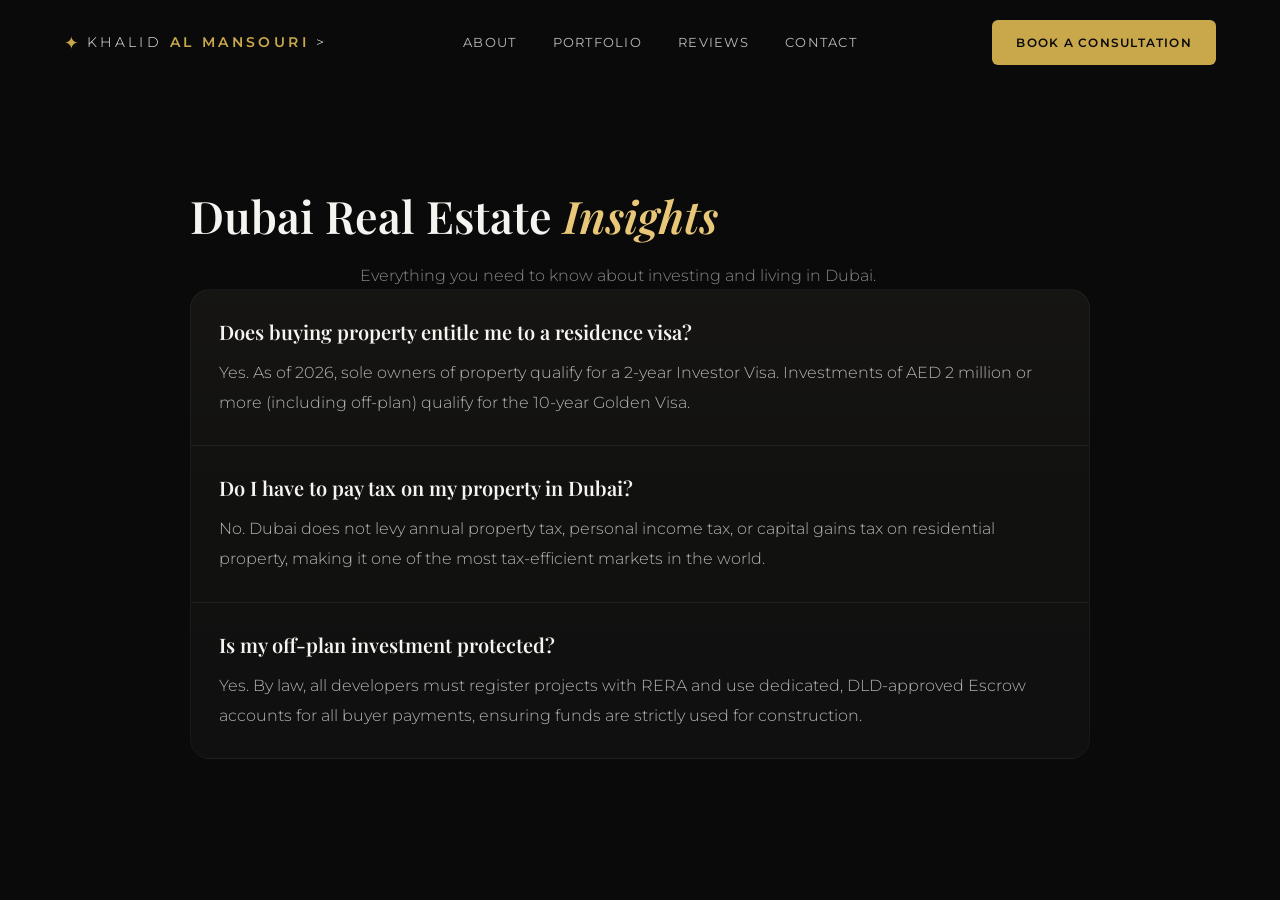
<file: pages/FAQs.html>
<!doctype html>
<html lang="en">
  <head>
    <meta charset="UTF-8" />
    <meta name="viewport" content="width=device-width, initial-scale=1.0" />
    <title>
      Frequently Asked Questions | Khalid Al Mansouri Dubai Real Estate
    </title>
    <link rel="stylesheet" href="../style.css" />

    <!-- Including the same fonts as your homepage -->
    <link
      href="https://fonts.googleapis.com/css2?family=Playfair+Display:wght@700&family=Montserrat:wght@300;400&display=swap"
      rel="stylesheet"
    />
  </head>
  <body>
    <header id="site-header">
      <div class="header-inner">
        <div class="logo">
          <span class="logo-mark">✦</span>
          <a href = "/index.html#about"<span class="logo-text"
            >KHALID<span class="logo-accent"> AL MANSOURI</span></span
          > > </a>
        </div>
        <nav class="nav-links" id="main-nav">
          <a href="/index.html#about" class="nav-link">About</a>
          <a href="/index.html#properties" class="nav-link">Portfolio</a>
          <a href="/index.html#testimonials" class="nav-link">Reviews</a>
          <a href="/index.html#contact" class="nav-link">Contact</a>
        </nav>
        <a
          href="/index.html#contact"
          class="btn-cta header-cta"
          id="book-consultation-btn"
          >Book a Consultation</a
        >
        <button class="hamburger" id="hamburger-btn" aria-label="Open menu">
          <span></span><span></span><span></span>
        </button>
      </div>
    </header>

    <main class="faq-page">
      <section class="container faq-section">
        <h1 class="section-heading">Dubai Real Estate <em>Insights</em></h1>
        <p class="section-sub">
          Everything you need to know about investing and living in Dubai.
        </p>

        <div class="faq-list">
          <!-- Item 1: Residency -->
          <div class="faq-item">
            <h3 class="faq-question">
              Does buying property entitle me to a residence visa?
            </h3>
            <p class="faq-answer">
              Yes. As of 2026, sole owners of property qualify for a 2-year
              Investor Visa. Investments of AED 2 million or more (including
              off-plan) qualify for the 10-year Golden Visa.
            </p>
          </div>

          <!-- Item 2: Taxes -->
          <div class="faq-item">
            <h3 class="faq-question">
              Do I have to pay tax on my property in Dubai?
            </h3>
            <p class="faq-answer">
              No. Dubai does not levy annual property tax, personal income tax,
              or capital gains tax on residential property, making it one of the
              most tax-efficient markets in the world.
            </p>
          </div>

          <!-- Item 3: Off-Plan Safety -->
          <div class="faq-item">
            <h3 class="faq-question">Is my off-plan investment protected?</h3>
            <p class="faq-answer">
              Yes. By law, all developers must register projects with RERA and
              use dedicated, DLD-approved Escrow accounts for all buyer
              payments, ensuring funds are strictly used for construction.
            </p>
          </div>
        </div>
      </section>
    </main>

    <!-- FAQ Schema (Crucial for SEO) -->
    <script type="application/ld+json">
      {
        "@context": "https://schema.org",
        "@type": "FAQPage",
        "mainEntity": [
          {
            "@type": "Question",
            "name": "Does buying property entitle me to a residence visa?",
            "acceptedAnswer": {
              "@type": "Answer",
              "text": "Yes. Sole owners of property qualify for a 2-year Investor Visa. Investments of AED 2 million or more qualify for the 10-year Golden Visa."
            }
          },
          {
            "@type": "Question",
            "name": "Do I have to pay tax on my property in Dubai?",
            "acceptedAnswer": {
              "@type": "Answer",
              "text": "No. Dubai does not levy annual property tax, personal income tax, or capital gains tax on residential property."
            },

            "@type": "Question",
            "name": "Is my off-plan investment protected?",
            "acceptedAnswer": {
              "@type": "Answer",
              "text": "Yes. By law, all developers must register projects with RERA and use dedicated, DLD-approved Escrow accounts for all buyer payments, ensuring funds are strictly used for construction."
            }
          }
        ]
      }
    </script>
  </body>
</html>
</file>
<file: style.css>
/* ═══════════════════════════════════════════════════════
   LUXURY DUBAI REAL ESTATE — style.css
   Midnight & Gold Design System
═══════════════════════════════════════════════════════ */

/* ─── CSS Custom Properties ─── */
:root {
  --gold: #c9a84c;
  --gold-light: #e8c878;
  --gold-dark: #9a7a32;
  --gold-muted: rgba(201, 168, 76, 0.15);
  --bg-black: #0a0a0a;
  --bg-dark: #111111;
  --bg-card: #161616;
  --bg-card-2: #1c1c1c;
  --text-white: #f5f4f0;
  --text-muted: #888888;
  --text-subtle: #555555;
  --border: rgba(201, 168, 76, 0.2);
  --border-light: rgba(255, 255, 255, 0.06);

  --font-serif: "Playfair Display", Georgia, serif;
  --font-sans: "Montserrat", system-ui, sans-serif;

  --radius-sm: 6px;
  --radius-md: 12px;
  --radius-lg: 20px;

  --transition: 0.3s ease-in-out;
  --transition-slow: 0.6s ease;
}

/* ─── Reset & Base ─── */
*,
*::before,
*::after {
  box-sizing: border-box;
  margin: 0;
  padding: 0;
}

html {
  scroll-behavior: smooth;
  font-size: 16px;
}

body {
  font-family: var(--font-sans);
  background-color: var(--bg-black);
  color: var(--text-white);
  line-height: 1.7;
  overflow-x: hidden;
  -webkit-font-smoothing: antialiased;
}

img {
  display: block;
  max-width: 100%;
}
a {
  text-decoration: none;
  color: inherit;
}

/* ─── Container ─── */
.container {
  width: 90%;
  max-width: 1280px;
  margin: 0 auto;
}

/* ═══════════════════════════════════════════════════════
   BUTTONS
═══════════════════════════════════════════════════════ */
.btn-primary {
  display: inline-flex;
  align-items: center;
  gap: 10px;
  background: linear-gradient(
    135deg,
    var(--gold) 0%,
    var(--gold-light) 50%,
    var(--gold) 100%
  );
  background-size: 200% 200%;
  color: #0a0a0a;
  font-family: var(--font-sans);
  font-weight: 600;
  font-size: 0.85rem;
  letter-spacing: 0.12em;
  text-transform: uppercase;
  padding: 16px 36px;
  border: none;
  border-radius: var(--radius-sm);
  cursor: pointer;
  transition: var(--transition);
  position: relative;
  overflow: hidden;
}

.btn-primary::before {
  content: "";
  position: absolute;
  inset: 0;
  background: rgba(255, 255, 255, 0.12);
  opacity: 0;
  transition: var(--transition);
}

.btn-primary:hover {
  background-position: right center;
  transform: translateY(-2px);
  box-shadow: 0 12px 40px rgba(201, 168, 76, 0.4);
}

.btn-primary:hover::before {
  opacity: 1;
}

.btn-outline {
  display: inline-flex;
  align-items: center;
  gap: 8px;
  background: transparent;
  color: var(--gold);
  font-family: var(--font-sans);
  font-weight: 500;
  font-size: 0.82rem;
  letter-spacing: 0.12em;
  text-transform: uppercase;
  padding: 14px 32px;
  border: 1px solid var(--gold);
  border-radius: var(--radius-sm);
  cursor: pointer;
  transition: var(--transition);
}

.btn-outline:hover {
  background: var(--gold-muted);
  box-shadow: 0 0 20px rgba(201, 168, 76, 0.2);
  transform: translateY(-2px);
}

.btn-cta {
  display: inline-flex;
  align-items: center;
  gap: 8px;
  background: var(--gold);
  color: #0a0a0a;
  font-family: var(--font-sans);
  font-weight: 600;
  font-size: 0.78rem;
  letter-spacing: 0.1em;
  text-transform: uppercase;
  padding: 12px 24px;
  border-radius: var(--radius-sm);
  transition: var(--transition);
}

.btn-cta:hover {
  background: var(--gold-light);
  transform: translateY(-1px);
  box-shadow: 0 8px 24px rgba(201, 168, 76, 0.35);
}

.btn-full {
  width: 100%;
  justify-content: center;
}

/* ═══════════════════════════════════════════════════════
   HEADER
═══════════════════════════════════════════════════════ */
#site-header {
  position: fixed;
  top: 0;
  left: 0;
  right: 0;
  z-index: 1000;
  padding: 20px 0;
  background: transparent;
  transition:
    background 0.5s ease,
    padding 0.4s ease,
    box-shadow 0.4s ease;
}

#site-header.scrolled {
  background: rgba(10, 10, 10, 0.95);
  backdrop-filter: blur(20px);
  -webkit-backdrop-filter: blur(20px);
  padding: 14px 0;
  box-shadow: 0 1px 0 var(--border);
}

.header-inner {
  display: flex;
  align-items: center;
  justify-content: space-between;
  width: 90%;
  max-width: 1280px;
  margin: 0 auto;
}

/* Logo */
.logo {
  display: flex;
  align-items: center;
  gap: 8px;
  cursor: pointer;
}

.logo-mark {
  color: var(--gold);
  font-size: 1.1rem;
  line-height: 1;
}

.logo-text {
  font-family: var(--font-sans);
  font-weight: 300;
  font-size: 0.85rem;
  letter-spacing: 0.25em;
  text-transform: uppercase;
  color: var(--text-white);
}

.logo-accent {
  color: var(--gold);
  font-weight: 600;
}

/* Nav */
.nav-links {
  display: flex;
  align-items: center;
  gap: 36px;
}

.nav-link {
  font-family: var(--font-sans);
  font-weight: 400;
  font-size: 0.8rem;
  letter-spacing: 0.1em;
  text-transform: uppercase;
  color: rgba(245, 244, 240, 0.75);
  transition: var(--transition);
  position: relative;
}

.nav-link::after {
  content: "";
  position: absolute;
  bottom: -3px;
  left: 0;
  right: 0;
  height: 1px;
  background: var(--gold);
  transform: scaleX(0);
  transition: var(--transition);
}

.nav-link:hover {
  color: var(--text-white);
}
.nav-link:hover::after {
  transform: scaleX(1);
}

/* Hamburger */
.hamburger {
  display: none;
  flex-direction: column;
  gap: 5px;
  background: none;
  border: none;
  cursor: pointer;
  padding: 4px;
}

.hamburger span {
  display: block;
  width: 22px;
  height: 1.5px;
  background: var(--text-white);
  transition: var(--transition);
}

/* Mobile Nav */
.mobile-nav {
  display: none;
  position: fixed;
  inset: 0;
  background: rgba(10, 10, 10, 0.98);
  backdrop-filter: blur(30px);
  z-index: 2000;
  flex-direction: column;
  align-items: center;
  justify-content: center;
  gap: 28px;
  opacity: 0;
  transition: opacity 0.4s ease;
}

.mobile-nav.open {
  display: flex;
  opacity: 1;
}

.mobile-nav-close {
  position: absolute;
  top: 24px;
  right: 24px;
  background: none;
  border: none;
  color: var(--text-muted);
  font-size: 1.4rem;
  cursor: pointer;
}

.mobile-nav-link {
  font-family: var(--font-sans);
  font-size: 1.1rem;
  font-weight: 300;
  letter-spacing: 0.2em;
  text-transform: uppercase;
  color: var(--text-white);
  transition: var(--transition);
}

.mobile-nav-link:hover {
  color: var(--gold);
}

.mobile-cta {
  margin-top: 16px;
}

/* ═══════════════════════════════════════════════════════
   HERO
═══════════════════════════════════════════════════════ */
.hero {
  position: relative;
  width: 100%;
  height: 100vh;
  min-height: 700px;
  display: flex;
  align-items: center;
  justify-content: center;
  overflow: hidden;
}

.hero-bg {
  position: absolute;
  inset: 0;
}

.hero-image {
  width: 100%;
  height: 100%;
  object-fit: cover;
  object-position: center;
  transform: scale(1.05);
  transition: transform 8s ease;
}

.hero:hover .hero-image {
  transform: scale(1);
}

.hero-overlay {
  position: absolute;
  inset: 0;
  background: linear-gradient(
    180deg,
    rgba(10, 10, 10, 0.45) 0%,
    rgba(10, 10, 10, 0.25) 40%,
    rgba(10, 10, 10, 0.65) 75%,
    rgba(10, 10, 10, 0.95) 100%
  );
}

.hero-content {
  position: relative;
  z-index: 2;
  text-align: center;
  max-width: 820px;
  padding: 0 24px;
}

.hero-eyebrow {
  font-family: var(--font-sans);
  font-weight: 400;
  font-size: 0.75rem;
  letter-spacing: 0.3em;
  text-transform: uppercase;
  color: var(--gold);
  margin-bottom: 20px;
  opacity: 0;
}

.hero-headline {
  font-family: var(--font-serif);
  font-weight: 700;
  font-size: clamp(3rem, 6.5vw, 6.5rem);
  line-height: 1.08;
  color: var(--text-white);
  margin-bottom: 24px;
  opacity: 0;
}

.hero-headline em {
  font-style: italic;
  color: var(--gold-light);
}

.hero-sub {
  font-family: var(--font-sans);
  font-weight: 300;
  font-size: clamp(0.85rem, 1.4vw, 1.05rem);
  color: rgba(245, 244, 240, 0.7);
  letter-spacing: 0.05em;
  margin-bottom: 44px;
  opacity: 0;
  line-height: 1.9;
}

/* Scroll Indicator */
.hero-scroll-indicator {
  position: absolute;
  bottom: 160px;
  right: 48px;
  display: flex;
  flex-direction: column;
  align-items: center;
  gap: 8px;
  z-index: 2;
  opacity: 0;
}

.scroll-label {
  font-size: 0.65rem;
  letter-spacing: 0.25em;
  text-transform: uppercase;
  color: rgba(245, 244, 240, 0.5);
  writing-mode: vertical-rl;
}

.scroll-line {
  width: 1px;
  height: 60px;
  background: linear-gradient(to bottom, var(--gold), transparent);
  animation: scrollPulse 2s ease-in-out infinite;
}

@keyframes scrollPulse {
  0%,
  100% {
    opacity: 0.4;
    transform: scaleY(1);
  }
  50% {
    opacity: 1;
    transform: scaleY(1.1);
  }
}

/* Hero Stats */
.hero-stats {
  position: absolute;
  bottom: 0;
  left: 0;
  right: 0;
  z-index: 3;
  display: flex;
  justify-content: center;
  gap: 0;
}

.stat-card {
  flex: 1;
  max-width: 240px;
  text-align: center;
  padding: 28px 24px;
  background: rgba(10, 10, 10, 0.85);
  backdrop-filter: blur(20px);
  border-top: 1px solid var(--border);
  border-right: 1px solid var(--border-light);
  transition: var(--transition);
  opacity: 0;
}

.stat-card:last-child {
  border-right: none;
}

.stat-card:hover {
  background: rgba(201, 168, 76, 0.08);
  border-top-color: var(--gold);
}

.stat-number {
  display: block;
  font-family: var(--font-serif);
  font-size: 1.7rem;
  font-weight: 600;
  color: var(--gold);
  line-height: 1.2;
  margin-bottom: 4px;
}

.stat-label {
  display: block;
  font-size: 0.7rem;
  letter-spacing: 0.15em;
  text-transform: uppercase;
  color: var(--text-muted);
}

/* ─── Gold Divider ─── */
.gold-divider {
  display: flex;
  align-items: center;
  justify-content: center;
  gap: 16px;
  padding: 60px 0 20px;
  background: var(--bg-black);
}

.gold-divider span {
  color: var(--gold);
  font-size: 0.7rem;
  opacity: 0.6;
}

.gold-divider span:nth-child(2) {
  opacity: 1;
  font-size: 0.9rem;
}

/* ═══════════════════════════════════════════════════════
   SECTION COMMON
═══════════════════════════════════════════════════════ */
.section-eyebrow {
  font-family: var(--font-sans);
  font-size: 0.7rem;
  font-weight: 500;
  letter-spacing: 0.3em;
  text-transform: uppercase;
  color: var(--gold);
  margin-bottom: 14px;
}

.section-heading {
  font-family: var(--font-serif);
  font-size: clamp(2rem, 3.5vw, 3.2rem);
  font-weight: 600;
  line-height: 1.15;
  color: var(--text-white);
  margin-bottom: 20px;
}

.section-heading em {
  font-style: italic;
  color: var(--gold-light);
}

.section-sub {
  font-family: var(--font-sans);
  font-weight: 300;
  font-size: 1rem;
  color: var(--text-muted);
  max-width: 560px;
  margin: 0 auto;
}

.section-header {
  text-align: center;
  margin-bottom: 64px;
}

/* ═══════════════════════════════════════════════════════
   ABOUT / AGENT PROFILE
═══════════════════════════════════════════════════════ */
.about {
  padding: 100px 0;
  background: var(--bg-dark);
  position: relative;
}

.about::before {
  content: "";
  position: absolute;
  left: 0;
  top: 0;
  bottom: 0;
  width: 40%;
  background: radial-gradient(
    ellipse at left center,
    rgba(201, 168, 76, 0.04) 0%,
    transparent 70%
  );
  pointer-events: none;
}

.about-grid {
  display: grid;
  grid-template-columns: 440px 1fr;
  gap: 80px;
  align-items: center;
}

/* Image Column */
.about-image-col {
  position: relative;
}

.about-image-wrapper {
  position: relative;
  display: inline-block;
}

.about-img {
  width: 100%;
  max-width: 400px;
  height: 560px;
  object-fit: cover;
  border-radius: var(--radius-md);
  filter: grayscale(15%);
  transition: var(--transition-slow);
  position: relative;
  z-index: 1;
}

.about-img:hover {
  filter: grayscale(0%);
}

.about-image-wrapper::before {
  content: "";
  position: absolute;
  top: 20px;
  left: 20px;
  right: -20px;
  bottom: -20px;
  border: 1px solid var(--gold);
  border-radius: var(--radius-md);
  opacity: 0.25;
  z-index: 0;
}

.about-img-badge {
  position: absolute;
  bottom: -20px;
  right: -30px;
  background: var(--gold);
  color: #0a0a0a;
  font-family: var(--font-sans);
  font-size: 0.68rem;
  font-weight: 700;
  letter-spacing: 0.08em;
  text-transform: uppercase;
  padding: 14px 18px;
  border-radius: var(--radius-sm);
  display: flex;
  align-items: center;
  gap: 8px;
  max-width: 220px;
  line-height: 1.4;
  z-index: 2;
  box-shadow: 0 8px 32px rgba(201, 168, 76, 0.3);
}

.badge-icon {
  font-size: 1rem;
  flex-shrink: 0;
}

/* Text Column */
.about-text-col {
  padding: 10px 0;
}

.about-body {
  font-weight: 300;
  font-size: 1rem;
  color: rgba(245, 244, 240, 0.75);
  margin-bottom: 20px;
  line-height: 1.85;
}

.about-pillars {
  display: flex;
  flex-direction: column;
  gap: 20px;
  margin: 36px 0;
}

.pillar {
  display: flex;
  align-items: flex-start;
  gap: 16px;
}

.pillar-icon {
  color: var(--gold);
  font-size: 1.1rem;
  margin-top: 2px;
  flex-shrink: 0;
}

.pillar strong {
  display: block;
  font-weight: 600;
  font-size: 0.9rem;
  letter-spacing: 0.03em;
  margin-bottom: 3px;
  color: var(--text-white);
}

.pillar p {
  font-size: 0.85rem;
  font-weight: 300;
  color: var(--text-muted);
  margin: 0;
}

/* ═══════════════════════════════════════════════════════
   PROPERTY GRID
═══════════════════════════════════════════════════════ */
.properties {
  padding: 100px 0;
  background: var(--bg-black);
}

.property-grid {
  display: grid;
  grid-template-columns: repeat(2, 1fr);
  gap: 28px;
  margin-bottom: 52px;
}

/* Property Card */
.property-card {
  background: var(--bg-card);
  border-radius: var(--radius-md);
  overflow: hidden;
  border: 1px solid var(--border-light);
  transition: var(--transition);
}

.property-card:hover {
  border-color: var(--border);
  transform: translateY(-6px);
  box-shadow: 0 24px 60px rgba(0, 0, 0, 0.5);
}

.property-img-wrap {
  position: relative;
  overflow: hidden;
  aspect-ratio: 16 / 10;
}

.property-img {
  width: 100%;
  height: 100%;
  object-fit: cover;
  transition: transform 0.7s ease;
}

.property-card:hover .property-img {
  transform: scale(1.07);
}

/* Gold Overlay */
.property-overlay {
  position: absolute;
  inset: 0;
  background: linear-gradient(
    135deg,
    rgba(201, 168, 76, 0) 0%,
    rgba(201, 168, 76, 0.75) 100%
  );
  opacity: 0;
  display: flex;
  align-items: center;
  justify-content: center;
  transition: opacity 0.4s ease;
}

.property-card:hover .property-overlay {
  opacity: 1;
}

.overlay-content {
  display: flex;
  align-items: center;
  gap: 10px;
  color: #0a0a0a;
  font-family: var(--font-sans);
  font-weight: 700;
  font-size: 0.8rem;
  letter-spacing: 0.15em;
  text-transform: uppercase;
  transform: translateY(8px);
  transition: transform 0.4s ease;
}

.property-card:hover .overlay-content {
  transform: translateY(0);
}

.overlay-icon {
  font-size: 1.1rem;
}

.property-badge {
  position: absolute;
  top: 16px;
  left: 16px;
  background: rgba(10, 10, 10, 0.8);
  backdrop-filter: blur(10px);
  color: var(--gold);
  font-family: var(--font-sans);
  font-size: 0.65rem;
  font-weight: 600;
  letter-spacing: 0.15em;
  text-transform: uppercase;
  padding: 6px 14px;
  border-radius: 40px;
  border: 1px solid var(--border);
}

/* Property Info */
.property-info {
  padding: 24px 24px 20px;
}

.property-location {
  font-size: 0.72rem;
  letter-spacing: 0.08em;
  color: var(--text-muted);
  margin-bottom: 8px;
}

.property-name {
  font-family: var(--font-serif);
  font-size: 1.1rem;
  font-weight: 600;
  color: var(--text-white);
  margin-bottom: 10px;
  line-height: 1.3;
}

.property-specs {
  display: flex;
  align-items: center;
  gap: 8px;
  font-size: 0.78rem;
  color: var(--text-muted);
  margin-bottom: 18px;
}

.spec-dot {
  color: var(--gold);
  font-size: 0.5rem;
}

.property-footer {
  display: flex;
  align-items: center;
  justify-content: space-between;
  padding-top: 16px;
  border-top: 1px solid var(--border-light);
}

.property-price {
  font-family: var(--font-serif);
  font-size: 1.15rem;
  font-weight: 600;
  color: var(--gold);
}

.property-enquire {
  font-family: var(--font-sans);
  font-size: 0.72rem;
  font-weight: 600;
  letter-spacing: 0.12em;
  text-transform: uppercase;
  color: var(--text-white);
  padding: 8px 18px;
  border: 1px solid var(--border-light);
  border-radius: var(--radius-sm);
  transition: var(--transition);
}

.property-enquire:hover {
  background: var(--gold-muted);
  border-color: var(--gold);
  color: var(--gold);
}

.view-all-wrap {
  text-align: center;
}

/* ═══════════════════════════════════════════════════════
   TESTIMONIALS
═══════════════════════════════════════════════════════ */
.testimonials {
  padding: 100px 0;
  background: var(--bg-dark);
  position: relative;
}

.testimonials::before {
  content: "";
  position: absolute;
  inset: 0;
  background: radial-gradient(
    ellipse at center,
    rgba(201, 168, 76, 0.04) 0%,
    transparent 70%
  );
  pointer-events: none;
}

/* Featured In */
.featured-in {
  text-align: center;
  margin-bottom: 72px;
}

.featured-label {
  font-size: 0.65rem;
  letter-spacing: 0.3em;
  text-transform: uppercase;
  color: var(--text-subtle);
  margin-bottom: 28px;
}

.media-logos {
  display: flex;
  align-items: center;
  justify-content: center;
  gap: 0;
  flex-wrap: wrap;
}

.media-logo {
  font-family: var(--font-serif);
  font-size: 1.15rem;
  font-weight: 600;
  color: var(--text-subtle);
  padding: 16px 36px;
  border: 1px solid var(--border-light);
  letter-spacing: 0.08em;
  transition: var(--transition);
  cursor: default;
}

.media-logo:hover {
  color: var(--gold);
  border-color: var(--border);
  background: var(--gold-muted);
}

/* Testimonial Slider */
.testimonial-slider {
  max-width: 780px;
  margin: 0 auto;
  position: relative;
}

.testimonial-track {
  position: relative;
  min-height: 280px;
}

.testimonial-slide {
  display: none;
  flex-direction: column;
  align-items: center;
  text-align: center;
  padding: 0 24px;
  animation: fadeInSlide 0.5s ease forwards;
}

.testimonial-slide.active {
  display: flex;
}

@keyframes fadeInSlide {
  from {
    opacity: 0;
    transform: translateY(10px);
  }
  to {
    opacity: 1;
    transform: translateY(0);
  }
}

.quote-icon {
  font-family: var(--font-serif);
  font-size: 5rem;
  line-height: 0.5;
  color: var(--gold);
  opacity: 0.3;
  margin-bottom: 28px;
}

.testimonial-text {
  font-family: var(--font-serif);
  font-size: clamp(1rem, 1.6vw, 1.25rem);
  font-style: italic;
  font-weight: 400;
  color: rgba(245, 244, 240, 0.88);
  line-height: 1.75;
  margin-bottom: 36px;
  quotes: none;
}

.testimonial-author {
  display: flex;
  align-items: center;
  gap: 16px;
}

.author-avatar {
  width: 48px;
  height: 48px;
  border-radius: 50%;
  background: var(--gold-muted);
  border: 1px solid var(--gold);
  color: var(--gold);
  font-size: 0.75rem;
  font-weight: 700;
  display: flex;
  align-items: center;
  justify-content: center;
}

.author-info strong {
  display: block;
  font-size: 0.88rem;
  font-weight: 600;
  letter-spacing: 0.04em;
}

.author-info span {
  font-size: 0.75rem;
  color: var(--text-muted);
}

.star-rating {
  margin-left: auto;
  color: var(--gold);
  font-size: 0.9rem;
  letter-spacing: 2px;
}

/* Slider Controls */
.slider-controls {
  display: flex;
  align-items: center;
  justify-content: center;
  gap: 20px;
  margin-top: 48px;
}

.slider-btn {
  width: 44px;
  height: 44px;
  border-radius: 50%;
  background: transparent;
  border: 1px solid var(--border);
  color: var(--text-muted);
  font-size: 1.4rem;
  cursor: pointer;
  transition: var(--transition);
  display: flex;
  align-items: center;
  justify-content: center;
  line-height: 1;
}

.slider-btn:hover {
  border-color: var(--gold);
  color: var(--gold);
  background: var(--gold-muted);
}

.slider-dots {
  display: flex;
  gap: 8px;
}

.dot {
  width: 6px;
  height: 6px;
  border-radius: 50%;
  background: var(--text-subtle);
  border: none;
  cursor: pointer;
  transition: var(--transition);
  padding: 0;
}

.dot.active {
  background: var(--gold);
  width: 24px;
  border-radius: 3px;
}

/* ═══════════════════════════════════════════════════════
   CONTACT
═══════════════════════════════════════════════════════ */
.contact {
  padding: 100px 0;
  background: var(--bg-black);
  position: relative;
  overflow: hidden;
}

.contact-bg-pattern {
  position: absolute;
  inset: 0;
  background-image:
    linear-gradient(rgba(201, 168, 76, 0.03) 1px, transparent 1px),
    linear-gradient(90deg, rgba(201, 168, 76, 0.03) 1px, transparent 1px);
  background-size: 60px 60px;
  pointer-events: none;
}

.contact-grid {
  display: grid;
  grid-template-columns: 1fr 1fr;
  gap: 80px;
  align-items: start;
}

/* Contact Left */
.contact-tagline {
  font-size: 0.95rem;
  font-weight: 300;
  color: var(--text-muted);
  line-height: 1.85;
  margin-bottom: 44px;
  max-width: 420px;
}

.contact-info-items {
  display: flex;
  flex-direction: column;
  gap: 24px;
}

.contact-info-item {
  display: flex;
  align-items: flex-start;
  gap: 16px;
}

.ci-icon {
  font-size: 1.1rem;
  margin-top: 2px;
  flex-shrink: 0;
}

.contact-info-item strong {
  display: block;
  font-size: 0.7rem;
  letter-spacing: 0.15em;
  text-transform: uppercase;
  color: var(--text-muted);
  margin-bottom: 4px;
}

.ci-value {
  font-size: 0.95rem;
  font-weight: 400;
  color: var(--text-white);
  transition: var(--transition);
}

a.ci-value:hover {
  color: var(--gold);
}

/* Contact Form */
.contact-right {
  position: relative;
}

.contact-form {
  background: var(--bg-card);
  border: 1px solid var(--border-light);
  border-radius: var(--radius-lg);
  padding: 48px 40px;
  display: flex;
  flex-direction: column;
  gap: 24px;
  transition: var(--transition-slow);
}

.form-group {
  display: flex;
  flex-direction: column;
  gap: 8px;
}

.form-group label {
  font-size: 0.7rem;
  font-weight: 500;
  letter-spacing: 0.15em;
  text-transform: uppercase;
  color: var(--text-muted);
}

.form-group input,
.form-group select {
  background: var(--bg-black);
  border: 1px solid rgba(255, 255, 255, 0.08);
  border-radius: var(--radius-sm);
  color: var(--text-white);
  font-family: var(--font-sans);
  font-size: 0.95rem;
  font-weight: 300;
  padding: 14px 18px;
  width: 100%;
  outline: none;
  transition: var(--transition);
  appearance: none;
}

.form-group input::placeholder {
  color: var(--text-subtle);
}

.form-group input:focus,
.form-group select:focus {
  border-color: var(--gold);
  box-shadow: 0 0 0 3px rgba(201, 168, 76, 0.12);
}

.select-wrapper {
  position: relative;
}

.select-arrow {
  position: absolute;
  right: 18px;
  top: 50%;
  transform: translateY(-50%) rotate(90deg);
  color: var(--gold);
  font-size: 1rem;
  pointer-events: none;
}

.form-group select option {
  background: var(--bg-dark);
  color: var(--text-white);
}

.form-disclaimer {
  font-size: 0.72rem;
  color: var(--text-subtle);
  text-align: center;
  line-height: 1.6;
}

/* Form Success */
.form-success {
  display: none;
  background: var(--bg-card);
  border: 1px solid var(--gold);
  border-radius: var(--radius-lg);
  padding: 60px 40px;
  text-align: center;
  animation: fadeInSlide 0.5s ease forwards;
}

.form-success.show {
  display: block;
}

.success-icon {
  display: block;
  font-size: 2rem;
  color: var(--gold);
  margin-bottom: 20px;
  animation: spinIn 0.6s ease;
}

@keyframes spinIn {
  from {
    transform: rotate(-180deg) scale(0);
    opacity: 0;
  }
  to {
    transform: rotate(0) scale(1);
    opacity: 1;
  }
}

.form-success h3 {
  font-family: var(--font-serif);
  font-size: 1.8rem;
  margin-bottom: 12px;
  color: var(--text-white);
}

.form-success p {
  font-size: 0.95rem;
  font-weight: 300;
  color: var(--text-muted);
}

/* ═══════════════════════════════════════════════════════
   FOOTER
═══════════════════════════════════════════════════════ */
.footer {
  background: #080808;
  border-top: 1px solid var(--border-light);
  padding: 64px 0 32px;
}

.footer-grid {
  display: grid;
  grid-template-columns: 1.6fr 1fr 1fr;
  gap: 60px;
  margin-bottom: 52px;
}

.footer-tagline {
  font-size: 0.85rem;
  font-weight: 300;
  color: var(--text-muted);
  line-height: 1.8;
  margin-top: 16px;
  max-width: 300px;
}

.footer-social {
  display: flex;
  gap: 12px;
  margin-top: 24px;
}

.social-link {
  width: 36px;
  height: 36px;
  border: 1px solid var(--border-light);
  border-radius: var(--radius-sm);
  color: var(--text-muted);
  font-size: 0.65rem;
  font-weight: 700;
  letter-spacing: 0.05em;
  display: flex;
  align-items: center;
  justify-content: center;
  transition: var(--transition);
}

.social-link:hover {
  border-color: var(--gold);
  color: var(--gold);
  background: var(--gold-muted);
}

.footer-links-col h4 {
  font-family: var(--font-sans);
  font-size: 0.65rem;
  font-weight: 700;
  letter-spacing: 0.2em;
  text-transform: uppercase;
  color: var(--text-muted);
  margin-bottom: 20px;
}

.footer-links-col a {
  display: block;
  font-size: 0.85rem;
  font-weight: 300;
  color: rgba(245, 244, 240, 0.55);
  margin-bottom: 12px;
  transition: var(--transition);
}

.footer-links-col a:hover {
  color: var(--gold);
  padding-left: 6px;
}

.footer-bottom {
  display: flex;
  align-items: center;
  justify-content: space-between;
  padding-top: 28px;
  border-top: 1px solid var(--border-light);
  gap: 20px;
  flex-wrap: wrap;
}

.footer-bottom p {
  font-size: 0.75rem;
  color: var(--text-subtle);
}

.footer-legal {
  display: flex;
  gap: 24px;
}

.footer-legal a {
  font-size: 0.72rem;
  color: var(--text-subtle);
  transition: var(--transition);
}

.footer-legal a:hover {
  color: var(--gold);
}

/* ═══════════════════════════════════════════════════════
   RESPONSIVE — TABLET
═══════════════════════════════════════════════════════ */
@media (max-width: 1024px) {
  .about-grid {
    grid-template-columns: 340px 1fr;
    gap: 52px;
  }
  .about-img {
    height: 480px;
  }
  .contact-grid {
    gap: 52px;
  }
  .footer-grid {
    grid-template-columns: 1fr 1fr;
  }
  .footer-grid .footer-brand {
    grid-column: 1 / -1;
  }
}

/* ═══════════════════════════════════════════════════════
   RESPONSIVE — MOBILE
═══════════════════════════════════════════════════════ */
@media (max-width: 768px) {
  .nav-links {
    display: none;
  }
  .header-cta {
    display: none;
  }
  .hamburger {
    display: flex;
  }

  .hero-scroll-indicator {
    display: none;
  }

  .hero-stats {
    flex-direction: column;
    gap: 0;
  }
  .stat-card {
    max-width: 100%;
    border-right: none;
    border-bottom: 1px solid var(--border-light);
  }

  .about-grid {
    grid-template-columns: 1fr;
    gap: 40px;
  }
  .about-img {
    height: 420px;
    max-width: 100%;
  }
  .about-img-badge {
    right: 0;
  }

  .property-grid {
    grid-template-columns: 1fr;
  }

  .media-logos {
    flex-direction: column;
  }
  .media-logo {
    width: 100%;
    text-align: center;
  }

  .contact-grid {
    grid-template-columns: 1fr;
    gap: 52px;
  }
  .contact-form {
    padding: 32px 24px;
  }

  .footer-grid {
    grid-template-columns: 1fr;
    gap: 40px;
  }
  .footer-bottom {
    flex-direction: column;
    align-items: flex-start;
  }
}

@media (max-width: 480px) {
  .hero-headline {
    font-size: 2.6rem;
  }
  .testimonial-text {
    font-size: 1rem;
  }
  .testimonial-author {
    flex-direction: column;
    text-align: center;
  }
  .star-rating {
    margin-left: 0;
  }
}

/* ═══════════════════════════════════════════════════════
   GSAP / ANIMATION INITIAL STATES
═══════════════════════════════════════════════════════ */
.gs-fade {
  opacity: 0;
  transform: translateY(32px);
}

.gs-fade-left {
  opacity: 0;
  transform: translateX(-40px);
}

.gs-fade-right {
  opacity: 0;
  transform: translateX(40px);
}

/* Gold shimmer on headings */
.section-heading {
  background-clip: text;
  -webkit-background-clip: text;
}

/* ═══════════════════════════════════════════════════════
   FAQ PAGE
═══════════════════════════════════════════════════════ */

.faq-page {
  padding-top: 90px; /* header offset */
  background: var(--bg-black);
}

.faq-section {
  padding: 100px 0;
  max-width: 900px;
}

.faq-page .section-header {
  margin-bottom: 56px;
}

.faq-page .faq-list {
  background: linear-gradient(
    180deg,
    rgba(201, 168, 76, 0.06) 0%,
    rgba(201, 168, 76, 0.02) 40%,
    rgba(0, 0, 0, 0) 100%
  );
  border: 1px solid var(--border-light);
  border-radius: var(--radius-lg);
  overflow: hidden;
}

.faq-page .faq-item {
  padding: 28px 28px;
  background: rgba(22, 22, 22, 0.55);
  border-bottom: 1px solid var(--border-light);
  transition: var(--transition);
}

.faq-page .faq-item:last-child {
  border-bottom: none;
}

.faq-page .faq-question {
  font-family: var(--font-serif);
  font-size: 1.25rem;
  font-weight: 600;
  line-height: 1.4;
  color: var(--text-white);
  margin-bottom: 12px;
}

.faq-page .faq-answer {
  font-family: var(--font-sans);
  font-size: 0.98rem;
  font-weight: 300;
  line-height: 1.9;
  color: rgba(245, 244, 240, 0.72);
}

.faq-page .faq-item:hover {
  border-bottom-color: rgba(201, 168, 76, 0.35);
  background: rgba(201, 168, 76, 0.06);
}

@media (max-width: 768px) {
  .faq-page {
    padding-top: 80px;
  }

  .faq-section {
    padding: 76px 0;
  }

  .faq-page .faq-item {
    padding: 22px 18px;
  }

  .faq-page .faq-question {
    font-size: 1.1rem;
  }
}
</file>
